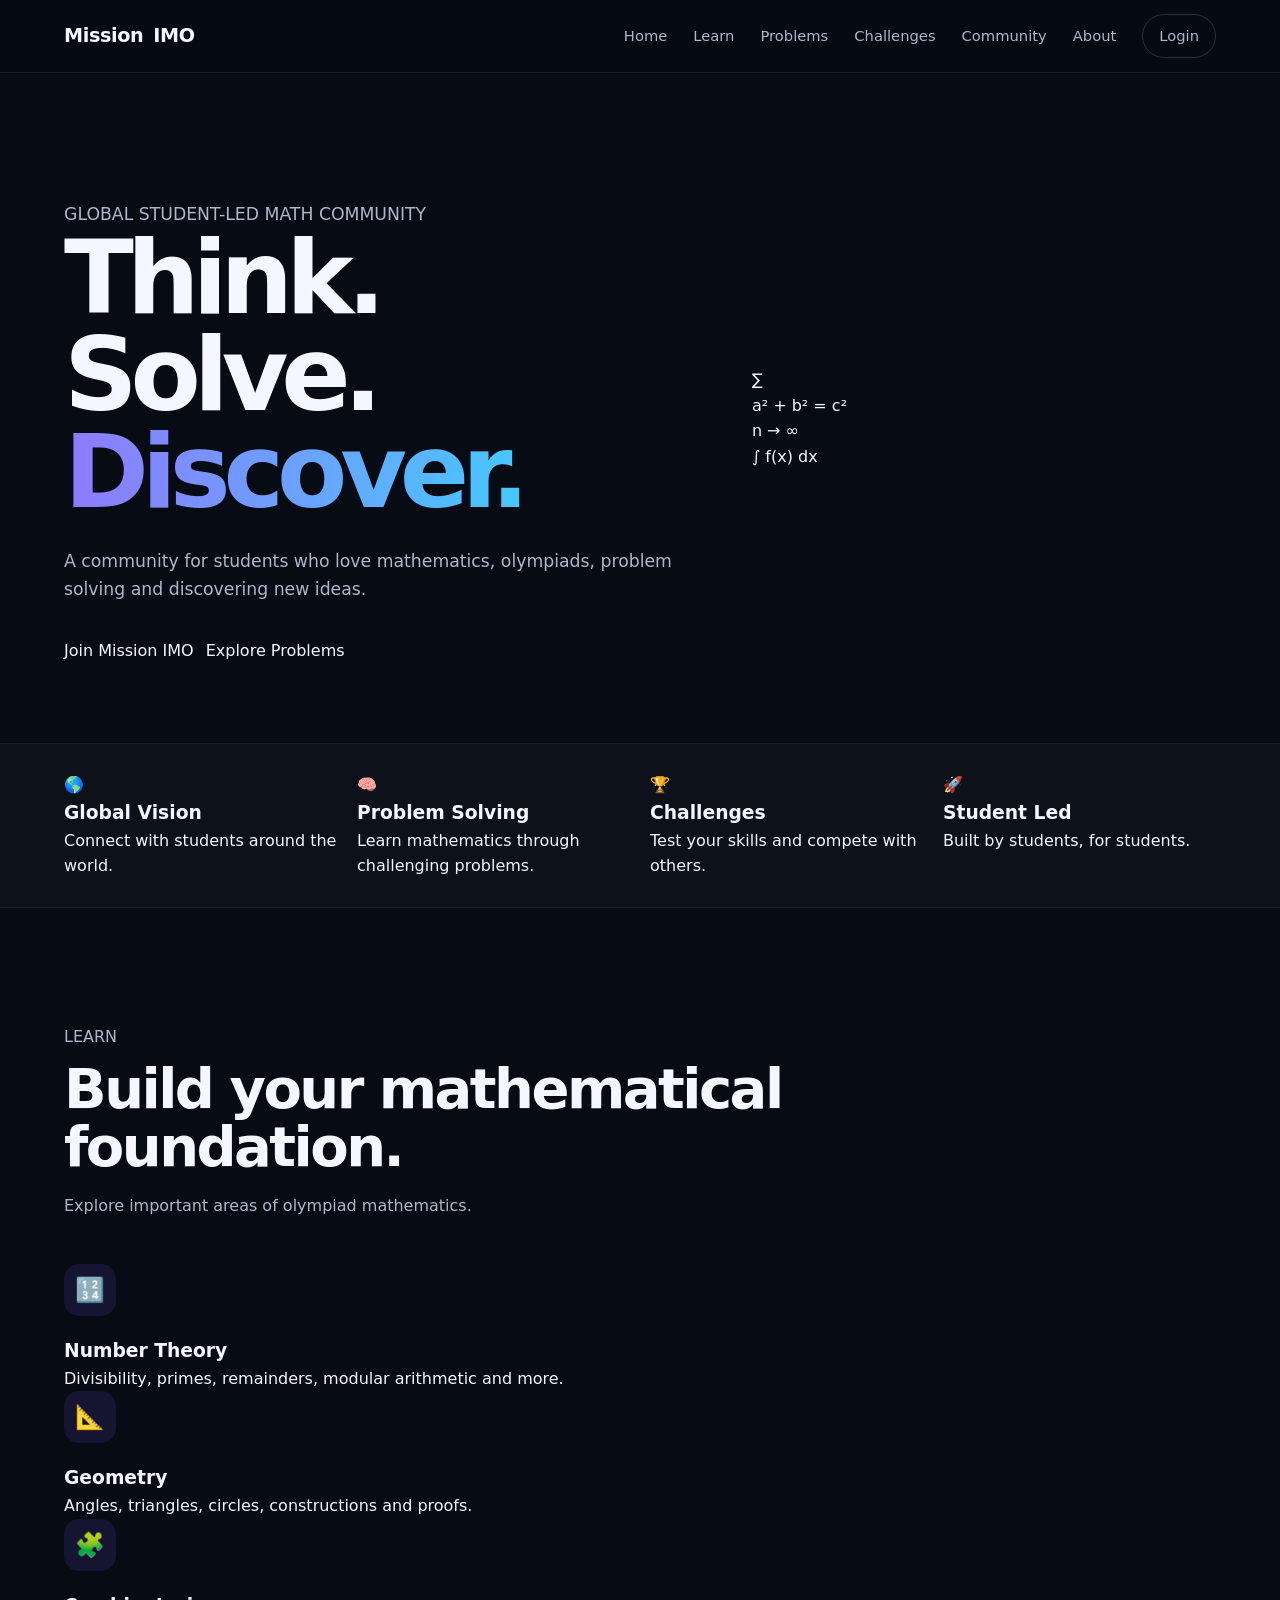
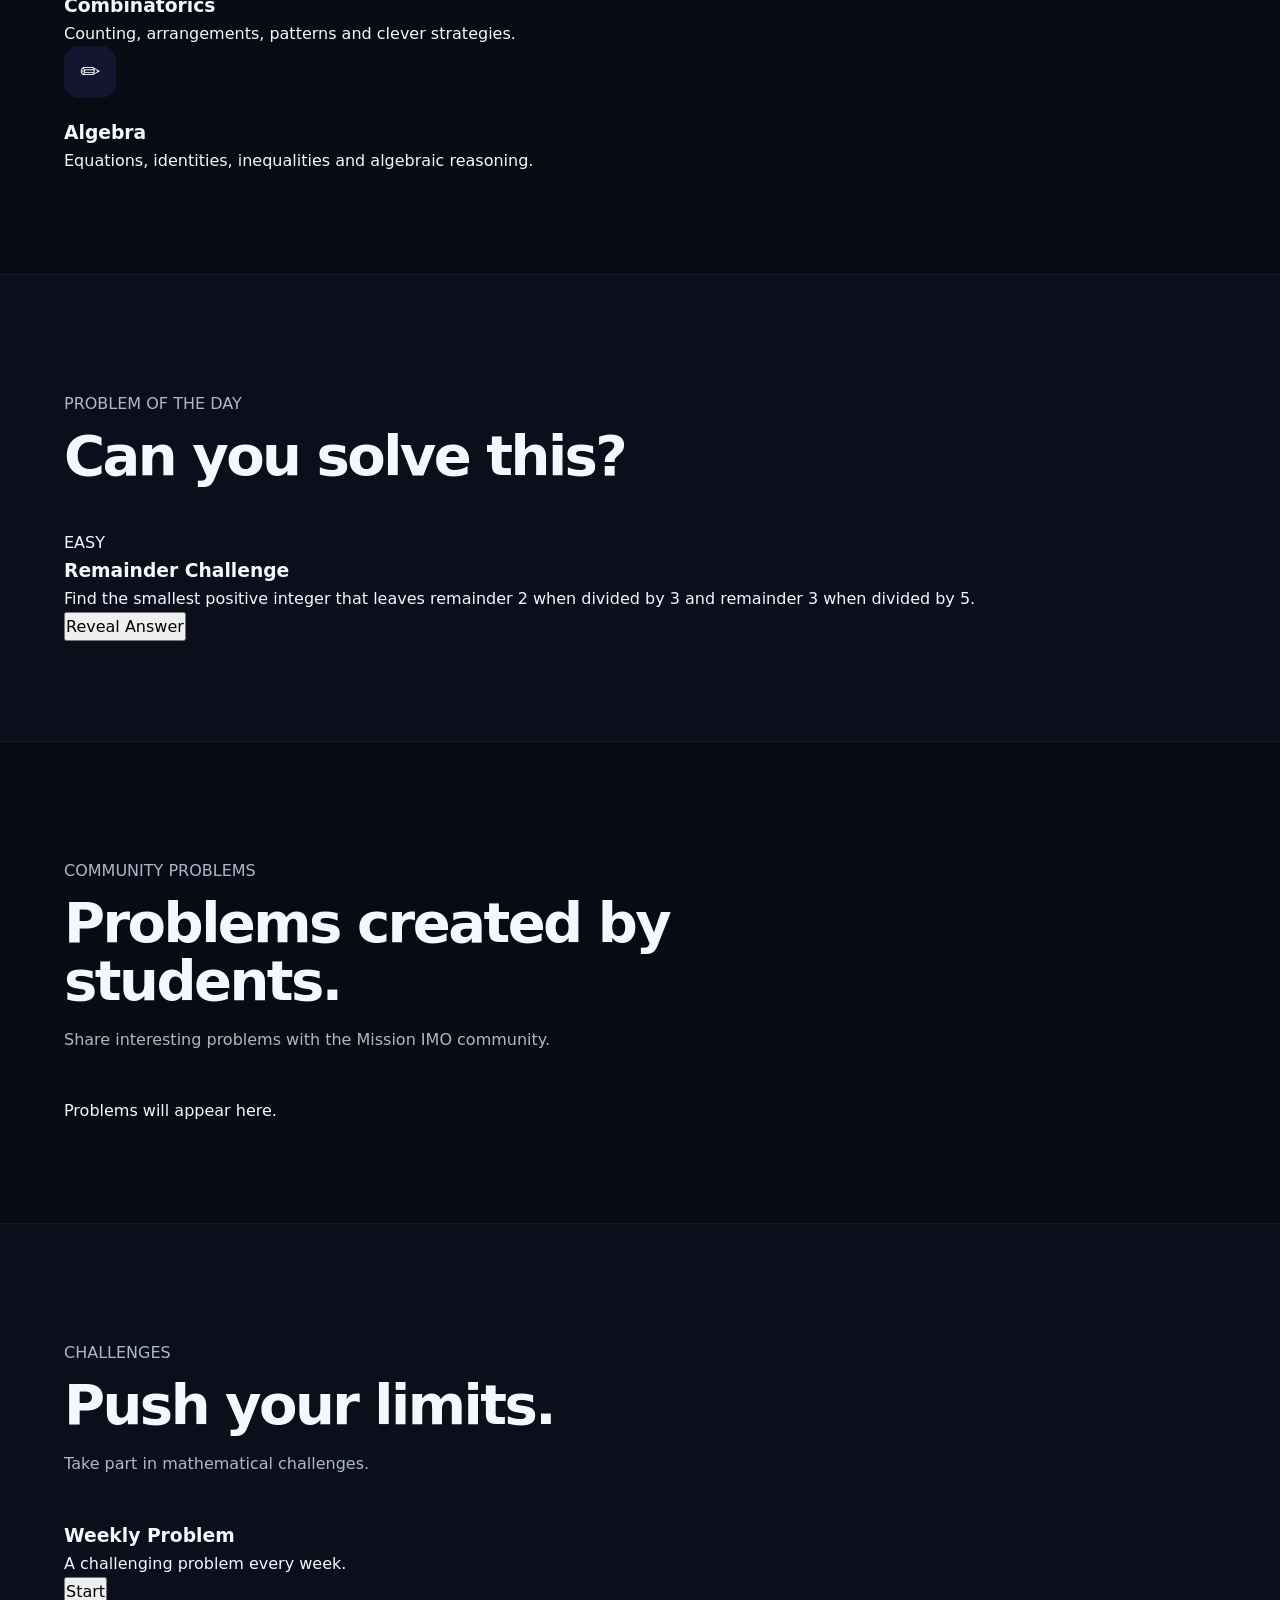
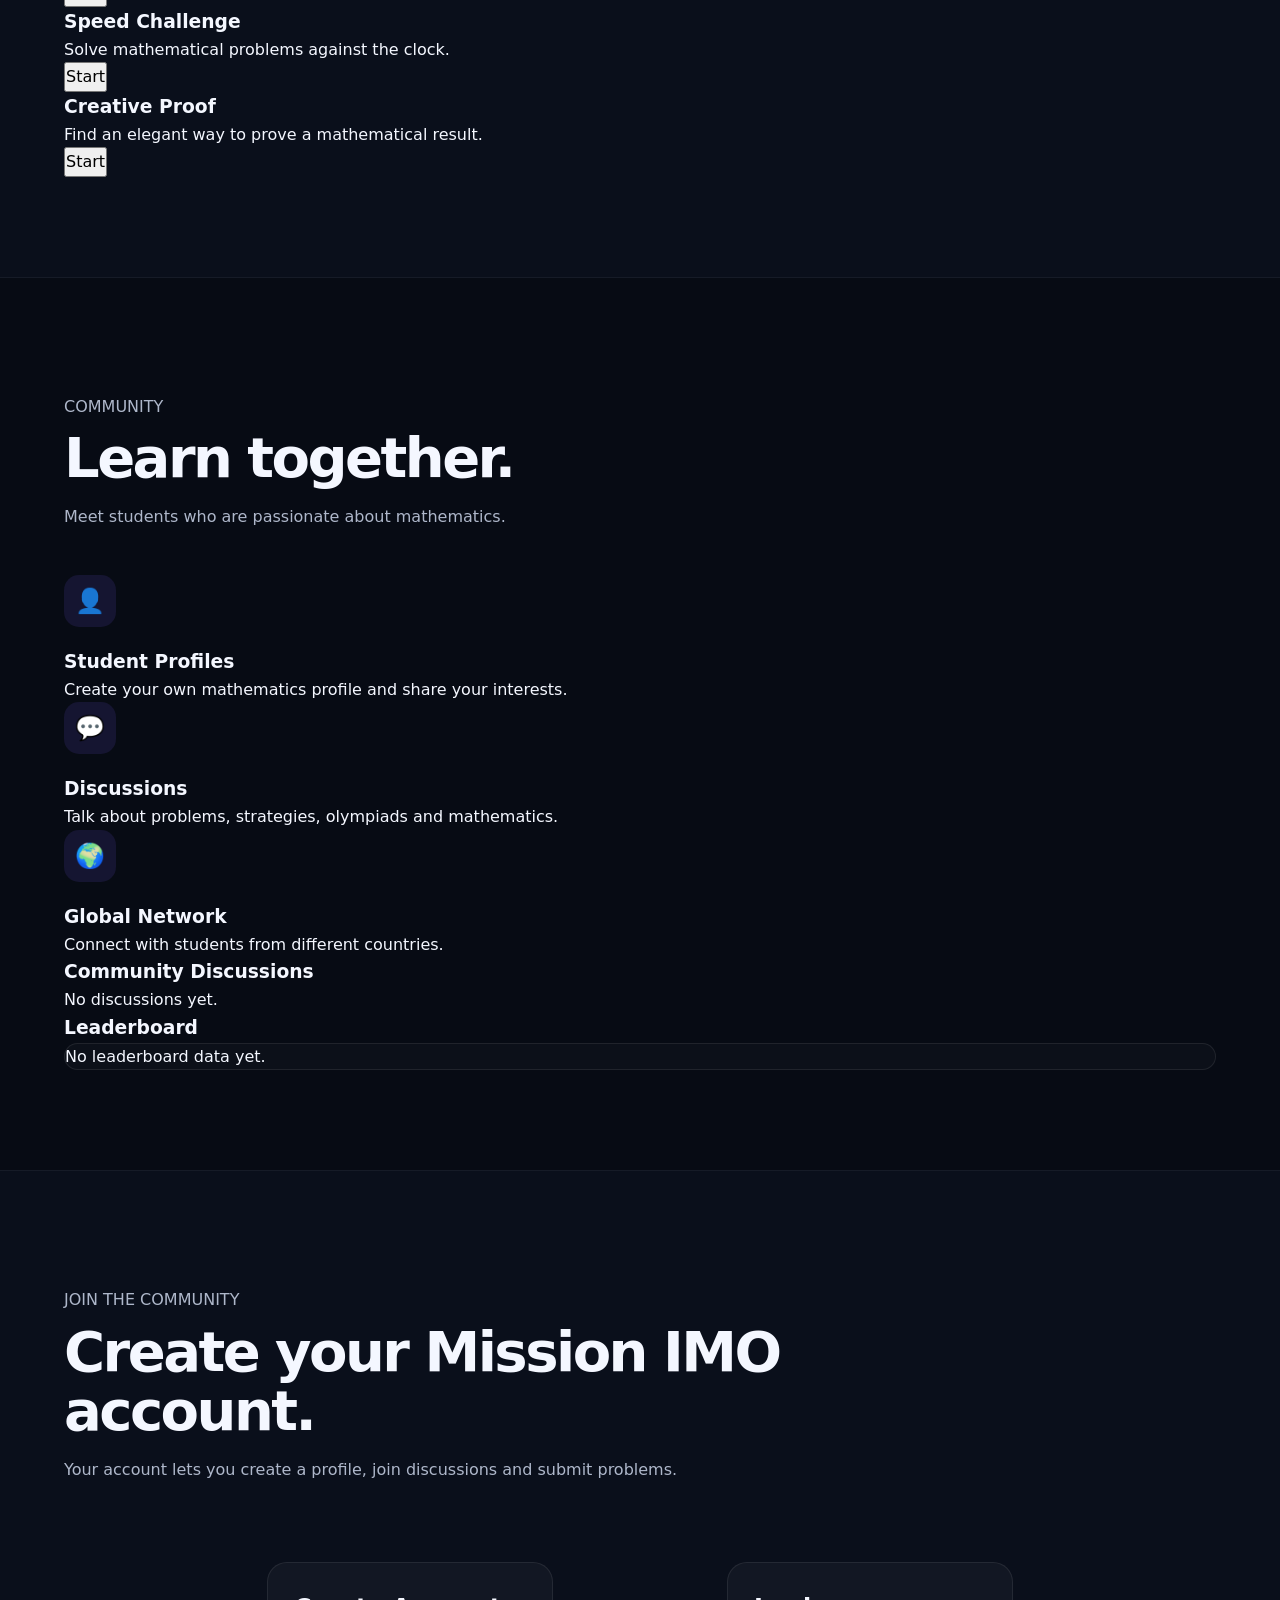
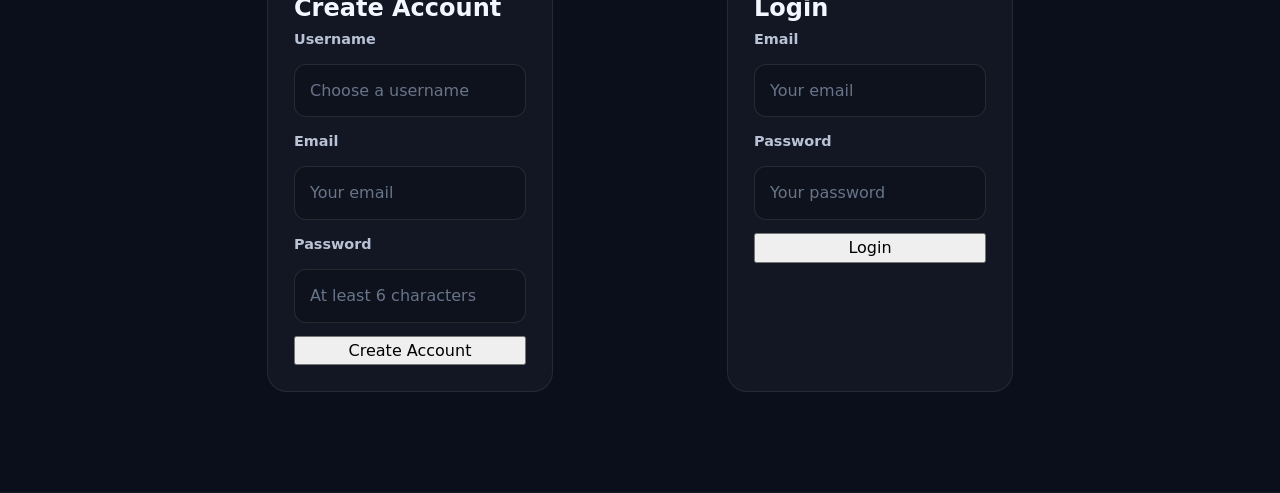
<file: index.html>
<!DOCTYPE html>
<html lang="en">

<head>
    <meta charset="UTF-8">

    <meta
        name="viewport"
        content="width=device-width, initial-scale=1.0"
    >

    <meta
        name="description"
        content="Mission IMO — A global student-led mathematics olympiad community."
    >

    <title>Mission IMO | Global Math Community</title>

    <link
        rel="stylesheet"
        href="./style.css"
    >
</head>


<body>

<!-- =====================================================
     NAVBAR
===================================================== -->

<header class="navbar">

    <div class="nav-container">

        <a
            href="#home"
            class="logo"
        >
            Mission <span>IMO</span>
        </a>


        <button
            id="menuButton"
            class="menu-button"
            type="button"
            aria-label="Open menu"
        >
            ☰
        </button>


        <nav
            id="navMenu"
            class="nav-menu"
        >

            <a href="#home">Home</a>

            <a href="#learn">Learn</a>

            <a href="#problems">Problems</a>

            <a href="#challenges">Challenges</a>

            <a href="#community">Community</a>

            <a href="#about">About</a>

            <a
                href="#auth"
                class="nav-login"
            >
                Login
            </a>

        </nav>

    </div>

</header>


<!-- =====================================================
     HERO
===================================================== -->

<main>

<section
    id="home"
    class="hero"
>

    <div class="hero-content">

        <p class="eyebrow">
            GLOBAL STUDENT-LED MATH COMMUNITY
        </p>

        <h1>
            Think.<br>
            Solve.<br>
            <span>Discover.</span>
        </h1>

        <p class="hero-text">
            A community for students who love mathematics,
            olympiads, problem solving and discovering new ideas.
        </p>


        <div class="hero-buttons">

            <a
                href="#auth"
                class="btn btn-primary"
            >
                Join Mission IMO
            </a>

            <a
                href="#problems"
                class="btn btn-secondary"
            >
                Explore Problems
            </a>

        </div>

    </div>


    <div class="hero-card">

        <div class="math-symbol">
            ∑
        </div>

        <div class="floating-equation">
            a² + b² = c²
        </div>

        <div class="floating-equation second">
            n → ∞
        </div>

        <div class="floating-equation third">
            ∫ f(x) dx
        </div>

    </div>

</section>


<!-- =====================================================
     STATS
===================================================== -->

<section class="stats-section">

    <div class="stats-grid">

        <div class="stat-card">

            <strong>
                🌎
            </strong>

            <h3>
                Global Vision
            </h3>

            <p>
                Connect with students around the world.
            </p>

        </div>


        <div class="stat-card">

            <strong>
                🧠
            </strong>

            <h3>
                Problem Solving
            </h3>

            <p>
                Learn mathematics through challenging problems.
            </p>

        </div>


        <div class="stat-card">

            <strong>
                🏆
            </strong>

            <h3>
                Challenges
            </h3>

            <p>
                Test your skills and compete with others.
            </p>

        </div>


        <div class="stat-card">

            <strong>
                🚀
            </strong>

            <h3>
                Student Led
            </h3>

            <p>
                Built by students, for students.
            </p>

        </div>

    </div>

</section>


<!-- =====================================================
     LEARN
===================================================== -->

<section
    id="learn"
    class="section"
>

    <div class="section-heading">

        <p class="eyebrow">
            LEARN
        </p>

        <h2>
            Build your mathematical foundation.
        </h2>

        <p>
            Explore important areas of olympiad mathematics.
        </p>

    </div>


    <div class="card-grid">

        <article class="topic-card">

            <div class="card-icon">
                🔢
            </div>

            <h3>
                Number Theory
            </h3>

            <p>
                Divisibility, primes, remainders,
                modular arithmetic and more.
            </p>

        </article>


        <article class="topic-card">

            <div class="card-icon">
                📐
            </div>

            <h3>
                Geometry
            </h3>

            <p>
                Angles, triangles, circles,
                constructions and proofs.
            </p>

        </article>


        <article class="topic-card">

            <div class="card-icon">
                🧩
            </div>

            <h3>
                Combinatorics
            </h3>

            <p>
                Counting, arrangements,
                patterns and clever strategies.
            </p>

        </article>


        <article class="topic-card">

            <div class="card-icon">
                ✏️
            </div>

            <h3>
                Algebra
            </h3>

            <p>
                Equations, identities,
                inequalities and algebraic reasoning.
            </p>

        </article>

    </div>

</section>


<!-- =====================================================
     PROBLEM OF THE DAY
===================================================== -->

<section
    id="daily-problem"
    class="section dark-section"
>

    <div class="section-heading">

        <p class="eyebrow">
            PROBLEM OF THE DAY
        </p>

        <h2>
            Can you solve this?
        </h2>

    </div>


    <div class="daily-problem-card">

        <span class="difficulty">
            EASY
        </span>

        <h3>
            Remainder Challenge
        </h3>

        <p>
            Find the smallest positive integer that leaves
            remainder 2 when divided by 3 and remainder 3
            when divided by 5.
        </p>


        <button
            type="button"
            class="btn btn-primary"
            onclick="showAnswer()"
        >
            Reveal Answer
        </button>


        <div
            id="problemAnswer"
            class="answer"
            style="display:none;"
        >

            <strong>
                Answer: 8
            </strong>

            <p>
                8 ÷ 3 leaves remainder 2,
                and 8 ÷ 5 leaves remainder 3.
            </p>

        </div>

    </div>

</section>


<!-- =====================================================
     COMMUNITY PROBLEMS
===================================================== -->

<section
    id="problems"
    class="section"
>

    <div class="section-heading">

        <p class="eyebrow">
            COMMUNITY PROBLEMS
        </p>

        <h2>
            Problems created by students.
        </h2>

        <p>
            Share interesting problems with the Mission IMO community.
        </p>

    </div>


    <div
        id="problemsContainer"
        class="content-grid"
    >

        <p>
            Problems will appear here.
        </p>

    </div>


    <div
        class="form-card logged-in-only"
        style="display:none;"
    >

        <h3>
            Submit a Problem
        </h3>

        <form
            id="problemForm"
            onsubmit="event.preventDefault(); submitProblem();"
        >

            <input
                id="problemTitle"
                type="text"
                placeholder="Problem title"
                maxlength="150"
            >


            <textarea
                id="problemStatement"
                placeholder="Write your problem..."
                rows="6"
            ></textarea>


            <select id="problemDifficulty">

                <option value="">
                    Select difficulty
                </option>

                <option value="Easy">
                    Easy
                </option>

                <option value="Medium">
                    Medium
                </option>

                <option value="Hard">
                    Hard
                </option>

                <option value="Olympiad">
                    Olympiad
                </option>

            </select>


            <button
                type="submit"
                class="btn btn-primary"
            >
                Submit Problem
            </button>

        </form>

    </div>

</section>


<!-- =====================================================
     CHALLENGES
===================================================== -->

<section
    id="challenges"
    class="section dark-section"
>

    <div class="section-heading">

        <p class="eyebrow">
            CHALLENGES
        </p>

        <h2>
            Push your limits.
        </h2>

        <p>
            Take part in mathematical challenges.
        </p>

    </div>


    <div
        id="challengesContainer"
        class="card-grid"
    >

        <article class="challenge-card">

            <h3>
                Weekly Problem
            </h3>

            <p>
                A challenging problem every week.
            </p>

            <button
                type="button"
                class="btn btn-secondary"
                onclick="startChallenge('Weekly Problem')"
            >
                Start
            </button>

        </article>


        <article class="challenge-card">

            <h3>
                Speed Challenge
            </h3>

            <p>
                Solve mathematical problems against the clock.
            </p>

            <button
                type="button"
                class="btn btn-secondary"
                onclick="startChallenge('Speed Challenge')"
            >
                Start
            </button>

        </article>


        <article class="challenge-card">

            <h3>
                Creative Proof
            </h3>

            <p>
                Find an elegant way to prove a mathematical result.
            </p>

            <button
                type="button"
                class="btn btn-secondary"
                onclick="startChallenge('Creative Proof')"
            >
                Start
            </button>

        </article>

    </div>

</section>


<!-- =====================================================
     COMMUNITY
===================================================== -->

<section
    id="community"
    class="section"
>

    <div class="section-heading">

        <p class="eyebrow">
            COMMUNITY
        </p>

        <h2>
            Learn together.
        </h2>

        <p>
            Meet students who are passionate about mathematics.
        </p>

    </div>


    <div class="card-grid">

        <article class="topic-card">

            <div class="card-icon">
                👤
            </div>

            <h3>
                Student Profiles
            </h3>

            <p>
                Create your own mathematics profile
                and share your interests.
            </p>

        </article>


        <article class="topic-card">

            <div class="card-icon">
                💬
            </div>

            <h3>
                Discussions
            </h3>

            <p>
                Talk about problems, strategies,
                olympiads and mathematics.
            </p>

        </article>


        <article class="topic-card">

            <div class="card-icon">
                🌍
            </div>

            <h3>
                Global Network
            </h3>

            <p>
                Connect with students from different countries.
            </p>

        </article>

    </div>


<!-- =====================================================
     DISCUSSIONS
===================================================== -->

    <div class="subsection">

        <h3>
            Community Discussions
        </h3>


        <div
            id="postsContainer"
            class="content-grid"
        >

            <p>
                No discussions yet.
            </p>

        </div>


        <div
            class="form-card logged-in-only"
            style="display:none;"
        >

            <h3>
                Start a Discussion
            </h3>


            <form
                id="postForm"
                onsubmit="event.preventDefault(); createPost();"
            >

                <input
                    id="postTitle"
                    type="text"
                    placeholder="Discussion title"
                    maxlength="150"
                >


                <textarea
                    id="postContent"
                    placeholder="What do you want to discuss?"
                    rows="5"
                ></textarea>


                <button
                    type="submit"
                    class="btn btn-primary"
                >
                    Post Discussion
                </button>

            </form>

        </div>

    </div>


<!-- =====================================================
     LEADERBOARD
===================================================== -->

    <div class="subsection">

        <h3>
            Leaderboard
        </h3>


        <div
            id="leaderboardContainer"
            class="leaderboard"
        >

            <p>
                No leaderboard data yet.
            </p>

        </div>

    </div>

</section>


<!-- =====================================================
     AUTHENTICATION
===================================================== -->

<section
    id="auth"
    class="section dark-section"
>

    <div class="section-heading">

        <p class="eyebrow">
            JOIN THE COMMUNITY
        </p>

        <h2>
            Create your Mission IMO account.
        </h2>

        <p>
            Your account lets you create a profile,
            join discussions and submit problems.
        </p>

    </div>


    <div class="auth-grid">


        <!-- SIGN UP -->

        <div
            class="form-card logged-out-only"
        >

            <h3>
                Create Account
            </h3>


            <form
                id="signupForm"
                onsubmit="event.preventDefault(); signup();"
            >

                <label
                    for="signupUsername"
                >
                    Username
                </label>

                <input
                    id="signupUsername"
                    type="text"
                    placeholder="Choose a username"
                    maxlength="30"
                    autocomplete="username"
                >


                <label
                    for="signupEmail"
                >
                    Email
                </label>

                <input
                    id="signupEmail"
                    type="email"
                    placeholder="Your email"
                    autocomplete="email"
                >


                <label
                    for="signupPassword"
                >
                    Password
                </label>

                <input
                    id="signupPassword"
                    type="password"
                    placeholder="At least 6 characters"
                    minlength="6"
                    autocomplete="new-password"
                >


                <button
                    type="submit"
                    class="btn btn-primary"
                >
                    Create Account
                </button>

            </form>

        </div>


        <!-- LOGIN -->

        <div
            class="form-card logged-out-only"
        >

            <h3>
                Login
            </h3>


            <form
                id="loginForm"
                onsubmit="event.preventDefault(); login();"
            >

                <label
                    for="loginEmail"
                >
                    Email
                </label>

                <input
                    id="loginEmail"
                    type="email"
                    placeholder="Your email"
                    autocomplete="email"
                >


                <label
                    for="loginPassword"
                >
                    Password
                </label>

                <input
                    id="loginPassword"
                    type="password"
                    placeholder="Your password"
                    autocomplete="current-password"
                >


                <button
                    type="submit"
                    class="btn btn-primary"
                >
                    Login
                </button>

            </form>

        </div>


    </div>


    <!-- LOGGED IN -->

    <div
        class="profile-area logged-in-only"
        style="display:none;"
    >

        <div class="form-card">

            <h3>
                Welcome,
                <span id="userName"></span> 👋
            </h3>


            <p>
                You are logged in to Mission IMO.
            </p>


            <button
                type="button"
                class="btn btn-secondary"
                onclick="logout()"
            >
                Logout
            </button>

        </div>


        <!-- PROFILE -->

        <div class="form-card">

            <h3>
                Your Profile
            </h3>


            <form
                onsubmit="event.preventDefault(); saveProfile();"
            >

                <label
                    for="profileUsername"
                >
                    Username
                </label>

                <input
                    id="profileUsername"
                    type="text"
                    maxlength="30"
                >


                <label
                    for="profileCountry"
                >
                    Country
                </label>

                <input
                    id="profileCountry"
                    type="text"
                    placeholder="Optional"
                    maxlength="50"
                >


                <label
                    for="profileBio"
                >
                    Bio
                </label>

                <textarea
                    id="profileBio"
                    rows="5"
                    placeholder="Tell the community about your mathematical interests."
                    maxlength="300"
                ></textarea>


                <button
                    type="submit"
                    class="btn btn-primary"
                >
                    Save Profile
                </button>

            </form>

        </div>


        <!-- JOIN -->

        <div class="form-card">

            <h3>
                Mission IMO
            </h3>

            <p>
                Become part of the student-led Mission IMO community.
            </p>


            <button
                type="button"
                class="btn btn-primary"
                onclick="joinMission()"
            >
                Join Mission IMO
            </button>

        </div>

    </div>

</section>


<!-- =====================================================
     COMMUNITY RULES
==================================
</file>
<file: style.css>
/* =====================================================
   MISSION IMO — COMPLETE STYLESHEET
===================================================== */

* {
    margin: 0;
    padding: 0;
    box-sizing: border-box;
}


html {
    scroll-behavior: smooth;
}


body {
    font-family:
        Inter,
        system-ui,
        -apple-system,
        BlinkMacSystemFont,
        "Segoe UI",
        sans-serif;

    background: #070b14;

    color: #f4f7ff;

    line-height: 1.6;

    overflow-x: hidden;
}


a {
    color: inherit;

    text-decoration: none;
}


button,
input,
textarea,
select {
    font: inherit;
}


/* =====================================================
   NAVBAR
===================================================== */

.navbar {
    position: sticky;

    top: 0;

    z-index: 1000;

    background:
        rgba(7, 11, 20, 0.88);

    backdrop-filter:
        blur(18px);

    border-bottom:
        1px solid rgba(255,255,255,0.08);
}


.nav-container {
    max-width: 1200px;

    margin: auto;

    min-height: 72px;

    padding:
        0 24px;

    display: flex;

    align-items: center;

    justify-content: space-between;
}


.logo {
    display: flex;

    align-items: center;

    gap: 10px;

    font-size: 1.2rem;

    font-weight: 800;

    letter-spacing: -0.02em;
}


.logo-symbol {
    display: grid;

    place-items: center;

    width: 38px;

    height: 38px;

    border-radius: 11px;

    background:
        linear-gradient(
            135deg,
            #7c5cff,
            #20d9ff
        );

    color: white;

    font-size: 1.35rem;
}


nav {
    display: flex;

    align-items: center;

    gap: 26px;
}


nav a {
    color: #aeb7ca;

    font-size: 0.92rem;

    transition: 0.2s ease;
}


nav a:hover {
    color: white;
}


.nav-login {
    padding:
        9px 16px;

    border:
        1px solid rgba(255,255,255,0.15);

    border-radius: 999px;
}


.menu-button {
    display: none;

    border: 0;

    background: transparent;

    color: white;

    font-size: 1.7rem;

    cursor: pointer;
}


/* =====================================================
   HERO
===================================================== */

.hero {
    max-width: 1200px;

    min-height: 650px;

    margin: auto;

    padding:
        100px 24px 80px;

    display: grid;

    grid-template-columns:
        1.15fr 0.85fr;

    align-items: center;

    gap: 60px;
}


.badge {
    display: inline-block;

    padding:
        8px 14px;

    border-radius: 999px;

    background:
        rgba(124,92,255,0.12);

    border:
        1px solid rgba(124,92,255,0.3);

    color: #bfb1ff;

    font-size: 0.82rem;

    margin-bottom: 22px;
}


.hero h1 {
    font-size:
        clamp(3.1rem, 8vw, 6.5rem);

    line-height: 0.95;

    letter-spacing: -0.07em;

    max-width: 850px;
}


.hero h1 span {
    display: block;

    background:
        linear-gradient(
            90deg,
            #8f7aff,
            #2ce4ff
        );

    -webkit-background-clip: text;

    background-clip: text;

    color: transparent;
}


.hero p {
    max-width: 650px;

    margin-top: 28px;

    color: #aeb7ca;

    font-size: 1.08rem;
}


.hero-buttons {
    display: flex;

    flex-wrap: wrap;

    gap: 12px;

    margin-top: 34px;
}


.button {
    display: inline-flex;

    align-items: center;

    justify-content: center;

    min-height: 46px;

    padding:
        11px 20px;

    border-radius: 12px;

    border: 1px solid transparent;

    cursor: pointer;

    font-weight: 700;

    transition:
        transform 0.2s ease,
        box-shadow 0.2s ease,
        background 0.2s ease;
}


.button:hover {
    transform: translateY(-2px);
}


.primary-button {
    background:
        linear-gradient(
            135deg,
            #7c5cff,
            #20bfe8
        );

    color: white;

    box-shadow:
        0 12px 35px rgba(69,94,255,0.2);
}


.secondary-button {
    background:
        rgba(255,255,255,0.04);

    border-color:
        rgba(255,255,255,0.12);

    color: white;
}


.full-button {
    width: 100%;
}


.hero-math {
    display: grid;

    place-items: center;
}


.math-card {
    width: min(390px, 90vw);

    aspect-ratio: 1;

    border-radius: 35px;

    background:
        radial-gradient(
            circle at 30% 20%,
            rgba(124,92,255,0.25),
            transparent 35%
        ),
        radial-gradient(
            circle at 75% 75%,
            rgba(32,217,255,0.18),
            transparent 35%
        ),
        #0d1423;

    border:
        1px solid rgba(255,255,255,0.1);

    display: flex;

    flex-wrap: wrap;

    align-items: center;

    justify-content: center;

    gap: 22px;

    padding: 45px;

    box-shadow:
        0 30px 100px rgba(0,0,0,0.35);

    transform: rotate(2deg);
}


.math-card span {
    font-size: 3.2rem;

    color: #dce5ff;
}


/* =====================================================
   STATS
===================================================== */

.stats-section {
    border-top:
        1px solid rgba(255,255,255,0.06);

    border-bottom:
        1px solid rgba(255,255,255,0.06);

    background:
        rgba(255,255,255,0.025);
}


.stats-grid {
    max-width: 1200px;

    margin: auto;

    padding:
        28px 24px;

    display: grid;

    grid-template-columns:
        repeat(4, 1fr);

    gap: 20px;
}


.stat {
    display: flex;

    flex-direction: column;

    align-items: center;

    gap: 6px;

    color: #aeb7ca;
}


.stat strong {
    font-size: 1.7rem;
}


.stat span {
    font-size: 0.9rem;
}


/* =====================================================
   SECTIONS
===================================================== */

.section {
    max-width: 1200px;

    margin: auto;

    padding:
        100px 24px;
}


.section-heading {
    max-width: 720px;

    margin-bottom: 45px;
}


.section-label {
    color: #8f7aff;

    font-size: 0.75rem;

    font-weight: 800;

    letter-spacing: 0.18em;
}


.section-heading h2 {
    margin-top: 10px;

    font-size:
        clamp(2rem, 5vw, 3.5rem);

    line-height: 1.05;

    letter-spacing: -0.045em;
}


.section-heading p {
    margin-top: 16px;

    color: #aeb7ca;
}


/* =====================================================
   CARDS
===================================================== */

.cards-grid {
    display: grid;

    grid-template-columns:
        repeat(3, 1fr);

    gap: 20px;
}


.feature-card,
.community-card,
.challenge-ideas article,
.auth-card,
.form-card,
.empty-card,
.problem-card,
.post-card {
    background:
        rgba(255,255,255,0.035);

    border:
        1px solid rgba(255,255,255,0.08);

    border-radius: 20px;

    padding: 26px;

    transition:
        transform 0.2s ease,
        border-color 0.2s ease;
}


.feature-card:hover,
.community-card:hover {
    transform: translateY(-5px);

    border-color:
        rgba(124,92,255,0.35);
}


.card-icon {
    width: 52px;

    height: 52px;

    display: grid;

    place-items: center;

    border-radius: 15px;

    background:
        rgba(124,92,255,0.12);

    font-size: 1.5rem;

    margin-bottom: 20px;
}


.feature-card h3,
.community-card h3,
.challenge-ideas h3 {
    font-size: 1.2rem;
}


.feature-card p,
.community-card p,
.challenge-ideas p {
    margin-top: 9px;

    color: #98a3b8;

    font-size: 0.94rem;
}


.feature-card a {
    display: inline-block;

    margin-top: 18px;

    color: #a99bff;

    font-weight: 700;
}


/* =====================================================
   PROBLEM OF DAY
===================================================== */

.problem-day-section {
    padding:
        30px 24px 100px;
}


.problem-day {
    max-width: 1152px;

    margin: auto;

    padding: 45px;

    border-radius: 25px;

    background:
        linear-gradient(
            135deg,
            rgba(124,92,255,0.12),
            rgba(32,217,255,0.06)
        );

    border:
        1px solid rgba(255,255,255,0.1);

    display: grid;

    grid-template-columns:
        1fr auto;

    gap: 40px;

    align-items: center;
}


.problem-day h2 {
    margin-top: 8px;

    font-size: 2rem;
}


.big-problem {
    max-width: 700px;

    margin-top: 15px;

    color: #c8d0df;

    font-size: 1.05rem;
}


.answer-box {
    min-width: 180px;

    text-align: center;
}


.answer-box p {
    margin-top: 15px;

    color: #8ff1d0;
}


/* =====================================================
   CONTENT GRID
===================================================== */

.content-grid {
    display: grid;

    grid-template-columns:
        repeat(2, 1fr);

    gap: 18px;
}


.empty-card {
    color: #8f9aae;

    text-align: center;
}


.post-card,
.problem-card {
    display: flex;

    flex-direction: column;

    gap: 8px;
}


.post-card h3,
.problem-card h3 {
    font-size: 1.15rem;
}


.post-card p,
.problem-card p {
    color: #aeb7ca;

    white-space: pre-wrap;
}


.post-card small,
.problem-card small {
    color: #778297;

    margin-top: 8px;
}


/* =====================================================
   FORMS
===================================================== */

.form-card {
    max-width: 760px;

    margin: 35px auto 0;
}


.form-card h3 {
    font-size: 1.5rem;
}


.form-card > p {
    color: #98a3b8;

    margin:
        7px 0 20px;
}


form {
    display: flex;

    flex-direction: column;

    gap: 13px;
}


input,
textarea,
select {
    width: 100%;

    padding:
        13px 15px;

    border-radius: 12px;

    border:
        1px solid rgba(255,255,255,0.1);

    outline: none;

    background:
        rgba(0,0,0,0.2);

    color: white;
}


input::placeholder,
textarea::placeholder {
    color: #68748a;
}


input:focus,
textarea:focus,
select:focus {
    border-color:
        rgba(124,92,255,0.7);

    box-shadow:
        0 0 0 3px rgba(124,92,255,0.1);
}


textarea {
    resize: vertical;

    min-height: 110px;
}


select option {
    background: #101624;

    color: white;
}


label {
    color: #b9c3d5;

    font-size: 0.9rem;

    font-weight: 700;
}


/* =====================================================
   DARK SECTION
===================================================== */

.dark-section {
    max-width: none;

    padding-left: max(24px, calc((100vw - 1152px) / 2));

    padding-right: max(24px, calc((100vw - 1152px) / 2));

    background:
        #0a0f1b;

    border-top:
        1px solid rgba(255,255,255,0.05);

    border-bottom:
        1px solid rgba(255,255,255,0.05);
}


.challenge-ideas {
    display: grid;

    grid-template-columns:
        repeat(3, 1fr);

    gap: 18px;

    margin-top: 30px;
}


.challenge-ideas span {
    font-size: 1.8rem;
}


.challenge-ideas h3 {
    margin-top: 12px;
}


/* =====================================================
   COMMUNITY
===================================================== */

.community-grid {
    display: grid;

    grid-template-columns:
        repeat(3, 1fr);

    gap: 20px;
}


.community-posts {
    margin-top: 70px;
}


.section-mini-heading {
    margin-bottom: 20px;
}


.section-mini-heading h3 {
    font-size: 1.6rem;
}


/* =====================================================
   LEADERBOARD
===================================================== */

.leaderboard {
    overflow: hidden;

    border:
        1px solid rgba(255,255,255,0.08);

    border-radius: 18px;

    background:
        rgba(255,255,255,0.025);
}


.leaderboard-header,
.leaderboard-row {
    display: grid;

    grid-template-columns:
        80px 1fr 150px;

    gap: 20px;

    align-items: center;

    padding:
        17px 20px;
}


.leaderboard-header {
    color: #778297;

    font-size: 0.8rem;

    text-transform: uppercase;

    letter-spacing: 0.08em;

    border-bottom:
        1px solid rgba(255,255,255,0.07);
}


.leaderboard-row {
    border-bottom:
        1px solid rgba(255,255,255,0.05);
}


.leaderboard-row:last-child {
    border-bottom: 0;
}


.leaderboard-row span:first-child {
    color: #9f91ff;

    font-weight: 800;
}


.leaderboard-row span:last-child {
    color: #8fe7ff;

    text-align: right;
}


/* =====================================================
   AUTH
===================================================== */

.auth-section {
    background:
        radial-gradient(
            circle at 50% 50%,
            rgba(124,92,255,0.08),
            transparent 50%
        );
}


.auth-grid {
    display: grid;

    grid-template-columns:
        repeat(2, 1fr);

    gap: 20px;

    max-width: 900px;

    margin: auto;
}


.auth-card {
    min-height: 300px;
}


.auth-card h3 {
    font-size: 1.5rem;
}


.auth-card > p {
    color: #98a3b8;

    margin:
        7px 0 22px;
}


.account-card {
    display: flex;

    flex-direction: column;

    align-items: center;

    justify-content: center;

    text-align: center;
}


.account-icon {
    font-size: 3rem;

    margin-bottom: 10px;
}


/* =====================================================
   PROFILE
===================================================== */

.profile-section {
    padding-top: 40px;
}


.privacy-note {
    max-width: 760px;

    margin: 20px auto 0;

    padding: 15px 18px;

    border-radius: 14px;

    background:
        rgba(255,193,7,0.06);

    border:
        1px solid rgba(255,193,7,0.15);

    color: #b9c3d5;

    font-size: 0.9rem;
}


/* =====================================================
   JOIN
===================================================== */

.join-section {
    padding:
        110px 24px;

    text-align: center;

    background:
        linear-gradient(
            135deg,
            rgba(124,92,255,0.13),
            rgba(32,217,255,0.08)
        );

    border-top:
        1px solid rgba(255,255,255,0.06);

    border-bottom:
        1px solid rgba(255,255,255,0.06);
}


.join-content {
    max-width: 800px;

    margin: auto;
}


.join-content h2 {
    margin-top: 10px;

    font-size:
        clamp(2.2rem, 5vw, 4rem);

    line-height: 1;
}


.join-content > p {
    margin:
        20px auto 30px;

    color: #aeb7ca;

    max-width: 600px;
}


.join-card {
    text-align: left;
}


/* =====================================================
   RULES
===================================================== */

.rules-grid {
    display: grid;

    grid-template-columns:
        repeat(4, 1fr);

    gap: 18px;
}


.rule {
    padding: 24px;

    border-radius: 18px;

    background:
        rgba(255,255,255,0.025);

    border:
        1px solid rgba(255,255,255,0.07);
}


.rule > span {
    color: #8f7aff;

    font-size: 0.8rem;

    font-weight: 800;
}


.rule h3 {
    margin-top: 12px;
}


.rule p {
    margin-top: 8px;

    color: #8f9aae;

    font-size: 0.9rem;
}


/* =====================================================
   ABOUT
===================================================== */

.about-section {
    border-top:
        1px solid rgba(255,255,255,0.06);
}


.about-grid {
    display: grid;

    grid-template-columns:
        1fr 1fr;

    gap: 70px;
}


.about-grid h2 {
    margin-top: 10px;

    font-size:
        clamp(2rem, 5vw, 3.7rem);

    line-height: 1.05;
}


.about-grid p {
    color: #aeb7ca;

    margin-bottom: 18px;

    font-size: 1.02rem;
}


/* =====================================================
   FOOTER
===================================================== */

footer {
    border-top:
        1px solid rgba(255,255,255,0.07);

    background:
        #050811;

    padding:
        45px 24px 20px;
}


.footer-content {
    max-width: 1152px;

    margin: auto;

    display: flex;

    justify-content: space-between;

    gap: 30px;
}


.footer-content p {
    color: #68748a;

    margin-top: 8px;
}


.footer-links {
    display: flex;

    flex-wrap: wrap;

    gap: 20px;

    align-items: center;
}


.footer-links a {
    color: #8994a9;

    font-size: 0.9rem;
}


.footer-links a:hover {
    color: white;
}


.footer-bottom {
    max-width: 1152px;

    margin:
        35px auto 0;

    padding-top: 18px;

    border-top:
        1px solid rgba(255,255,255,0.06);

    color: #59657a;

    font-size: 0.8rem;
}


/* =====================================================
   HIDDEN AUTH STATES
===================================================== */

.logged-in-only {
    display: none;
}


.logged-out-only {
    display: block;
}


/* =====================================================
   RESPONSIVE — TABLET
===================================================== */

@media (max-width: 900px) {

    .hero {
        grid-template-columns: 1fr;

        text-align: center;

        padding-top: 80px;
    }


    .hero p {
        margin-left: auto;

        margin-right: auto;
    }


    .hero-buttons {
        justify-content: center;
    }


    .hero-math {
        margin-top: 20px;
    }


    .cards-grid {
        grid-template-columns:
            repeat(2, 1fr);
    }


    .community-grid {
        grid-template-columns:
            repeat(2, 1fr);
    }


    .challenge-ideas {
        grid-template-columns:
            1fr;
    }


    .rules-grid {
        grid-template-columns:
            repeat(2, 1fr);
    }


    .about-grid {
        grid-template-columns:
            1fr;
    }


    .auth-grid {
        grid-template-columns:
            1fr;
    }

}


/* =====================================================
   RESPONSIVE — MOBILE
===================================================== */

@media (max-width: 700px) {

    .nav-container {
        min-height: 64px;
    }


    .menu-button {
        display: block;
    }


    nav {
        position: absolute;

        top: 64px;

        left: 0;

        right: 0;

        display: none;

        flex-direction: column;

        align-items: stretch;

        gap: 0;

        padding: 10px 20px 20px;

        background:
            rgba(7,11,20,0.98);

        border-bottom:
            1px solid rgba(255,255,255,0.08);
    }


    nav.active {
        display: flex;
    }


    nav a {
        padding: 13px 5px;

        border-bottom:
            1px solid rgba(255,255,255,0.05);
    }


    .hero {
        min-height: auto;

        padding:
            70px 20px;
    }


    .hero h1 {
        font-size:
            clamp(3rem, 17vw, 5rem);
    }


    .hero p {
        font-size: 1rem;
    }


    .math-card {
        width: 280px;

        padding: 30px;

        gap: 12px;
    }


    .math-card span {
        font-size: 2.3rem;
    }


    .stats-grid {
        grid-template-columns:
            repeat(2, 1fr);

        padding:
            25px 20px;
    }


    .section {
        padding:
            75px 20px;
    }


    .section-heading {
        margin-bottom: 32px;
    }


    .section-heading h2 {
        font-size: 2.2rem;
    }


    .cards-grid,
    .community-grid,
    .content-grid {
        grid-template-columns:
            1fr;
    }


    .problem-day {
        grid-template-columns:
            1fr;

        padding: 28px;

        text-align: center;
    }


    .answer-box {
        min-width: 0;
    }


    .leaderboard-header,
    .leaderboard-row {
        grid-template-columns:
            50px 1fr 95px;

        gap: 10px;

        padding:
            14px 12px;

        font-size: 0.85rem;
    }


    .leaderboard-row span:last-child {
        font-size: 0.8rem;
    }


    .rules-grid {
        grid-template-columns:
            1fr;
    }


    .footer-content {
        flex-direction: column;
    }


    .footer-links {
        gap: 12px;
    }


    .join-section {
        padding:
            80px 20px;
    }

}


/* =====================================================
   SMALL PHONES
===================================================== */

@media (max-width: 400px) {

    .hero h1 {
        font-size: 3rem;
    }


    .hero-buttons {
        flex-direction: column;
    }


    .button {
        width: 100%;
    }


    .stats-grid {
        gap: 10px;
    }


    .stat {
        p
</file>
